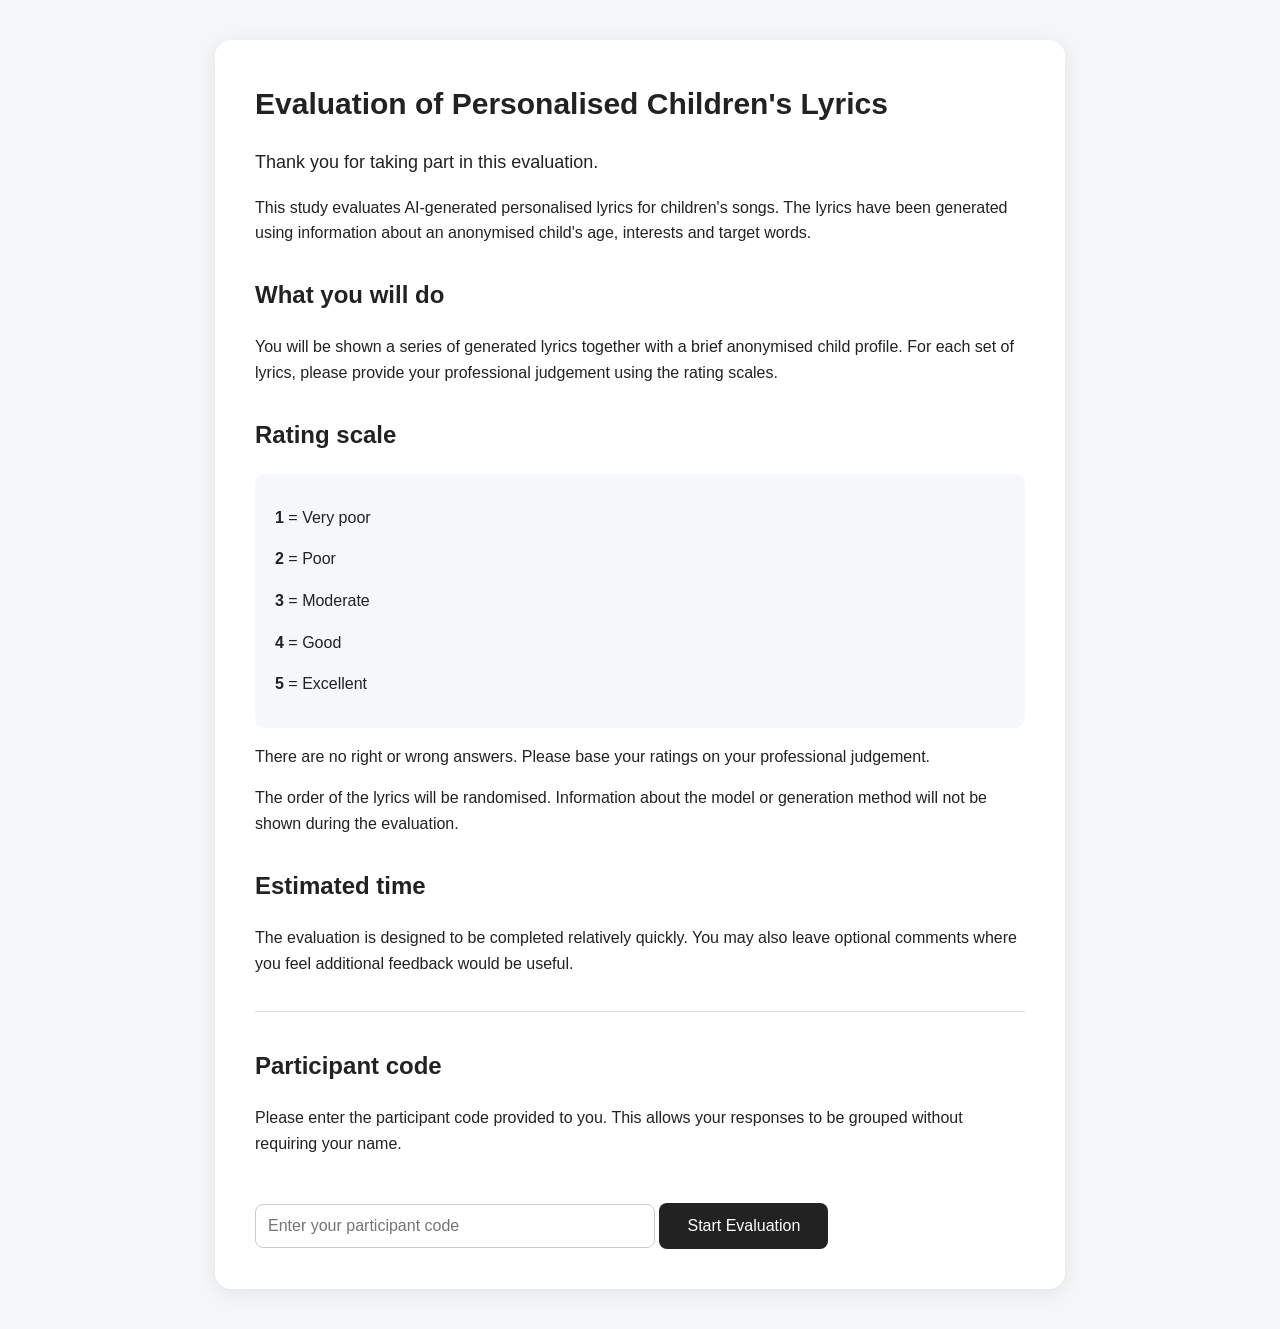
<file: index.html>
<!DOCTYPE html>
<html lang="en">

<head>

    <meta charset="UTF-8">

    <meta name="viewport"
          content="width=device-width, initial-scale=1.0">

    <title>Children's Lyric Evaluation</title>

    <link rel="stylesheet"
          href="style.css">

</head>

<body>

<div class="page">

    <div class="card">

        <h1>
            Evaluation of Personalised Children's Lyrics
        </h1>

        <p class="intro">
            Thank you for taking part in this evaluation.
        </p>

        <p>
            This study evaluates AI-generated personalised
            lyrics for children's songs. The lyrics have been
            generated using information about an anonymised
            child's age, interests and target words.
        </p>

        <h2>What you will do</h2>

        <p>
            You will be shown a series of generated lyrics
            together with a brief anonymised child profile.
            For each set of lyrics, please provide your
            professional judgement using the rating scales.
        </p>

        <h2>Rating scale</h2>

        <div class="scale-box">

            <p>
                <strong>1</strong> = Very poor
            </p>

            <p>
                <strong>2</strong> = Poor
            </p>

            <p>
                <strong>3</strong> = Moderate
            </p>

            <p>
                <strong>4</strong> = Good
            </p>

            <p>
                <strong>5</strong> = Excellent
            </p>

        </div>

        <p>
            There are no right or wrong answers. Please base
            your ratings on your professional judgement.
        </p>

        <p>
            The order of the lyrics will be randomised.
            Information about the model or generation method
            will not be shown during the evaluation.
        </p>

        <h2>Estimated time</h2>

        <p>
            The evaluation is designed to be completed
            relatively quickly. You may also leave optional
            comments where you feel additional feedback would
            be useful.
        </p>

        <hr>

        <h2>Participant code</h2>

        <p>
            Please enter the participant code provided to you.
            This allows your responses to be grouped without
            requiring your name.
        </p>

        <input
            type="text"
            id="participantCode"
            class="text-input"
            placeholder="Enter your participant code"
            maxlength="50"
        >

        <p id="codeError"
           class="error hidden">

            Please enter your participant code.

        </p>

        <button
            onclick="startEvaluation()"
            class="primary-button">

            Start Evaluation

        </button>

    </div>

</div>

<script>

function startEvaluation() {

    const code =
        document.getElementById(
            "participantCode"
        ).value.trim();

    if (!code) {

        document
            .getElementById("codeError")
            .classList.remove("hidden");

        return;
    }

    localStorage.setItem(
        "participantCode",
        code
    );

    window.location.href =
        "evaluation.html";
}

</script>

</body>

</html>
</file>
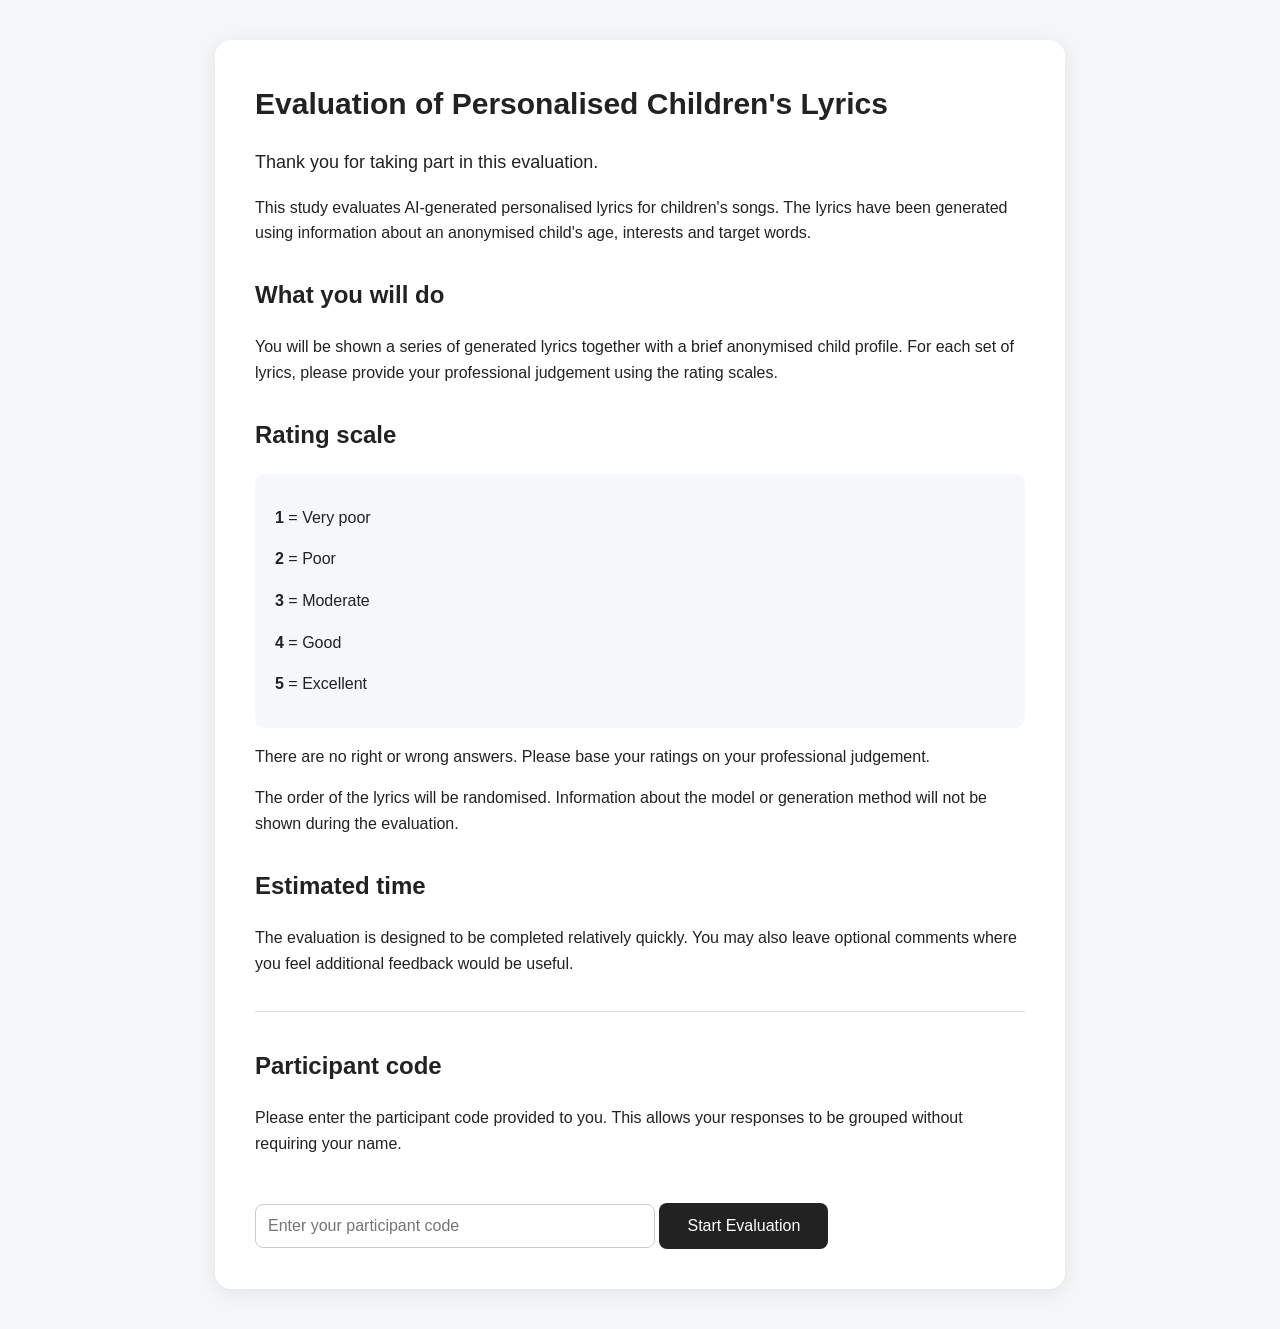
<file: evaluation.html>
<!DOCTYPE html>
<html lang="en">

<head>

    <meta charset="UTF-8">

    <meta name="viewport"
          content="width=device-width, initial-scale=1.0">

    <title>Lyric Evaluation</title>

    <link rel="stylesheet"
          href="style.css">

</head>

<body>

<div class="page">

    <div class="evaluation-container">

        <div class="top-bar">

            <span id="progress">
                Evaluation 1 of 1
            </span>

        </div>


        <div class="card">

            <h1>
                Evaluate the Lyrics
            </h1>


            <!-- CHILD PROFILE -->

            <section class="profile-section">

                <h2>
                    Child Profile
                </h2>

                <div class="profile-grid">

                    <div class="profile-item">

                        <span class="profile-label">
                            Age
                        </span>

                        <span id="childAge">
                            —
                        </span>

                    </div>


                    <div class="profile-item">

                        <span class="profile-label">
                            Interests
                        </span>

                        <span id="childInterests">
                            —
                        </span>

                    </div>


                    <div class="profile-item">

                        <span class="profile-label">
                            Target Words
                        </span>

                        <span id="targetWords">
                            —
                        </span>

                    </div>

                </div>

                <!-- TARGET WORD / DISFLUENCY MAPPING -->
                <div class="target-disfluency-section">
                    <h3>Target Words and Disfluency Types</h3>
                    <div id="targetDisfluencies" aria-live="polite">
                        <p class="question-help">—</p>
                    </div>
                </div>

            </section>


            <!-- LYRICS -->

            <section class="lyrics-section">

                <h2>
                    Generated Lyrics
                </h2>

                <div id="lyrics"
                     class="lyrics-box">
                </div>

            </section>


            <!-- QUESTIONS -->

            <form id="evaluationForm">

                <h2>
                    Your Evaluation
                </h2>

                <p class="instruction">

                    Please rate each aspect from
                    1 (Very poor) to 5 (Excellent).

                </p>


                <!-- AGE -->

                <div class="question">

                    <label>
                        1. Age appropriateness
                    </label>

                    <p class="question-help">
                        How appropriate are the lyrics for
                        the child's age?
                    </p>

                    <div class="rating-scale">

                        <label>
                            <input
                                type="radio"
                                name="age_appropriateness"
                                value="1"
                                required>
                            <span>1</span>
                        </label>

                        <label>
                            <input
                                type="radio"
                                name="age_appropriateness"
                                value="2">
                            <span>2</span>
                        </label>

                        <label>
                            <input
                                type="radio"
                                name="age_appropriateness"
                                value="3">
                            <span>3</span>
                        </label>

                        <label>
                            <input
                                type="radio"
                                name="age_appropriateness"
                                value="4">
                            <span>4</span>
                        </label>

                        <label>
                            <input
                                type="radio"
                                name="age_appropriateness"
                                value="5">
                            <span>5</span>
                        </label>

                    </div>

                </div>


                <!-- SIMPLICITY -->

                <div class="question">

                    <label>
                        2. Linguistic simplicity
                    </label>

                    <p class="question-help">
                        How appropriate is the language in
                        terms of simplicity and accessibility
                        for the child?
                    </p>

                    <div class="rating-scale">

                        <label>
                            <input type="radio"
                                   name="linguistic_simplicity"
                                   value="1"
                                   required>
                            <span>1</span>
                        </label>

                        <label>
                            <input type="radio"
                                   name="linguistic_simplicity"
                                   value="2">
                            <span>2</span>
                        </label>

                        <label>
                            <input type="radio"
                                   name="linguistic_simplicity"
                                   value="3">
                            <span>3</span>
                        </label>

                        <label>
                            <input type="radio"
                                   name="linguistic_simplicity"
                                   value="4">
                            <span>4</span>
                        </label>

                        <label>
                            <input type="radio"
                                   name="linguistic_simplicity"
                                   value="5">
                            <span>5</span>
                        </label>

                    </div>

                </div>


                <!-- PERSONALISATION -->

                <div class="question">

                    <label>
                        3. Personalisation
                    </label>

                    <p class="question-help">
                        How well do the lyrics reflect the
                        individual child and their profile?
                    </p>

                    <div class="rating-scale">

                        <label>
                            <input type="radio"
                                   name="personalisation"
                                   value="1"
                                   required>
                            <span>1</span>
                        </label>

                        <label>
                            <input type="radio"
                                   name="personalisation"
                                   value="2">
                            <span>2</span>
                        </label>

                        <label>
                            <input type="radio"
                                   name="personalisation"
                                   value="3">
                            <span>3</span>
                        </label>

                        <label>
                            <input type="radio"
                                   name="personalisation"
                                   value="4">
                            <span>4</span>
                        </label>

                        <label>
                            <input type="radio"
                                   name="personalisation"
                                   value="5">
                            <span>5</span>
                        </label>

                    </div>

                </div>


                <!-- TARGET WORDS -->

                <div class="question">

                    <label>
                        4. Target-word integration
                    </label>

                    <p class="question-help">
                        How naturally and appropriately are
                        the target words incorporated?
                    </p>

                    <div class="rating-scale">

                        <label>
                            <input type="radio"
                                   name="target_word_integration"
                                   value="1"
                                   required>
                            <span>1</span>
                        </label>

                        <label>
                            <input type="radio"
                                   name="target_word_integration"
                                   value="2">
                            <span>2</span>
                        </label>

                        <label>
                            <input type="radio"
                                   name="target_word_integration"
                                   value="3">
                            <span>3</span>
                        </label>

                        <label>
                            <input type="radio"
                                   name="target_word_integration"
                                   value="4">
                            <span>4</span>
                        </label>

                        <label>
                            <input type="radio"
                                   name="target_word_integration"
                                   value="5">
                            <span>5</span>
                        </label>

                    </div>

                </div>


                <!-- NATURALNESS -->

                <div class="question">

                    <label>
                        5. Naturalness
                    </label>

                    <p class="question-help">
                        How natural and fluent do the lyrics
                        sound as children's song lyrics?
                    </p>

                    <div class="rating-scale">

                        <label>
                            <input type="radio"
                                   name="naturalness"
                                   value="1"
                                   required>
                            <span>1</span>
                        </label>

                        <label>
                            <input type="radio"
                                   name="naturalness"
                                   value="2">
                            <span>2</span>
                        </label>

                        <label>
                            <input type="radio"
                                   name="naturalness"
                                   value="3">
                            <span>3</span>
                        </label>

                        <label>
                            <input type="radio"
                                   name="naturalness"
                                   value="4">
                            <span>4</span>
                        </label>

                        <label>
                            <input type="radio"
                                   name="naturalness"
                                   value="5">
                            <span>5</span>
                        </label>

                    </div>

                </div>


                <!-- COHERENCE -->

                <div class="question">

                    <label>
                        6. Coherence
                    </label>

                    <p class="question-help">
                        How coherent and understandable is
                        the overall lyric?
                    </p>

                    <div class="rating-scale">

                        <label>
                            <input type="radio"
                                   name="coherence"
                                   value="1"
                                   required>
                            <span>1</span>
                        </label>

                        <label>
                            <input type="radio"
                                   name="coherence"
                                   value="2">
                            <span>2</span>
                        </label>

                        <label>
                            <input type="radio"
                                   name="coherence"
                                   value="3">
                            <span>3</span>
                        </label>

                        <label>
                            <input type="radio"
                                   name="coherence"
                                   value="4">
                            <span>4</span>
                        </label>

                        <label>
                            <input type="radio"
                                   name="coherence"
                                   value="5">
                            <span>5</span>
                        </label>

                    </div>

                </div>


                <!-- CHILDREN'S SONG -->

                <div class="question">

                    <label>
                        7. Children's-song suitability
                    </label>

                    <p class="question-help">
                        How suitable are these lyrics as
                        children's song lyrics?
                    </p>

                    <div class="rating-scale">

                        <label>
                            <input type="radio"
                                   name="children_song_suitability"
                                   value="1"
                                   required>
                            <span>1</span>
                        </label>

                        <label>
                            <input type="radio"
                                   name="children_song_suitability"
                                   value="2">
                            <span>2</span>
                        </label>

                        <label>
                            <input type="radio"
                                   name="children_song_suitability"
                                   value="3">
                            <span>3</span>
                        </label>

                        <label>
                            <input type="radio"
                                   name="children_song_suitability"
                                   value="4">
                            <span>4</span>
                        </label>

                        <label>
                            <input type="radio"
                                   name="children_song_suitability"
                                   value="5">
                            <span>5</span>
                        </label>

                    </div>

                </div>


                <!-- THERAPEUTIC -->

                <div class="question">

                    <label>
                        8. Potential music-therapy usefulness
                    </label>

                    <p class="question-help">
                        How potentially useful could these
                        lyrics be as child-focused
                        music-therapy material?
                    </p>

                    <div class="rating-scale">

                        <label>
                            <input type="radio"
                                   name="therapeutic_usefulness"
                                   value="1"
                                   required>
                            <span>1</span>
                        </label>

                        <label>
                            <input type="radio"
                                   name="therapeutic_usefulness"
                                   value="2">
                            <span>2</span>
                        </label>

                        <label>
                            <input type="radio"
                                   name="therapeutic_usefulness"
                                   value="3">
                            <span>3</span>
                        </label>

                        <label>
                            <input type="radio"
                                   name="therapeutic_usefulness"
                                   value="4">
                            <span>4</span>
                        </label>

                        <label>
                            <input type="radio"
                                   name="therapeutic_usefulness"
                                   value="5">
                            <span>5</span>
                        </label>

                    </div>

                </div>
                <!-- READINESS FOR RMT USE -->

                <div class="question">

                    <label>
                        09. Readiness for RMT use
                    </label>

                    <p class="question-help">
                        How ready are these lyrics for use by a Registered
                        Music Therapist (RMT) in a music-therapy session
                        with this child? Consider how much editing,
                        rewriting or modification would be needed before
                        the lyrics could be used.
                    </p>
                    <p class="question-help">
                        1 = Substantial rewriting required;
                        5 = Ready to use with little or no modification.
                    </p>

                    <div class="rating-scale">

                        <label>
                            <input type="radio"
                                name="rmt_readiness"
                                value="1"
                                required>
                            <span>1</span>
                        </label>

                        <label>
                            <input type="radio"
                                name="rmt_readiness"
                                value="2">
                            <span>2</span>
                        </label>

                        <label>
                            <input type="radio"
                                name="rmt_readiness"
                                value="3">
                            <span>3</span>
                        </label>

                        <label>
                            <input type="radio"
                                name="rmt_readiness"
                                value="4">
                            <span>4</span>
                        </label>

                        <label>
                            <input type="radio"
                                name="rmt_readiness"
                                value="5">
                            <span>5</span>
                        </label>

                    </div>

                    

                </div>

                <!-- OVERALL -->

                <div class="question overall">

                    <label>
                        10. Overall suitability
                    </label>

                    <p class="question-help">
                        Overall, how suitable are these lyrics
                        as personalised children's song material
                        for this child?
                    </p>

                    <div class="rating-scale">

                        <label>
                            <input type="radio"
                                   name="overall_rating"
                                   value="1"
                                   required>
                            <span>1</span>
                        </label>

                        <label>
                            <input type="radio"
                                   name="overall_rating"
                                   value="2">
                            <span>2</span>
                        </label>

                        <label>
                            <input type="radio"
                                   name="overall_rating"
                                   value="3">
                            <span>3</span>
                        </label>

                        <label>
                            <input type="radio"
                                   name="overall_rating"
                                   value="4">
                            <span>4</span>
                        </label>

                        <label>
                            <input type="radio"
                                   name="overall_rating"
                                   value="5">
                            <span>5</span>
                        </label>

                    </div>

                </div>
                


                <!-- COMMENTS -->

                <div class="question">

                    <label>
                        Additional comments
                        <span class="optional">
                            (optional)
                        </span>
                    </label>

                    <textarea
                        id="comments"
                        name="comments"
                        rows="5"
                        placeholder="Please add any comments or observations that you think would be useful."></textarea>

                </div>


                <div id="submitError"
                     class="error hidden">

                    Please complete all required ratings.

                </div>


                <button
                    type="submit"
                    class="primary-button">

                    Submit & Continue

                </button>

            </form>

        </div>

    </div>

</div>


<script src="disfluency-matching.js"></script>
<script src="evaluation.js"></script>

</body>

</html>
</file>
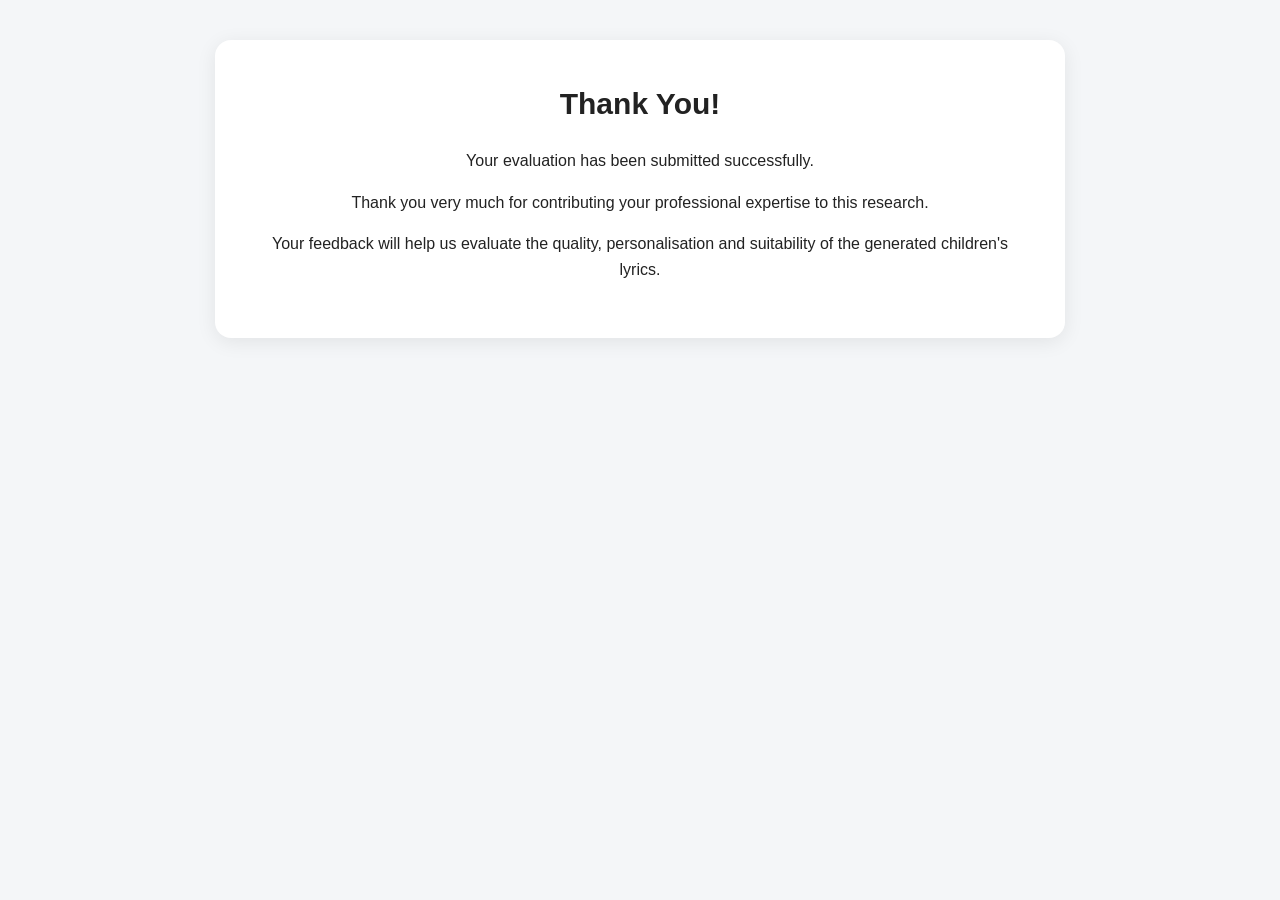
<file: thankyou.html>
<!DOCTYPE html>
<html lang="en">

<head>

    <meta charset="UTF-8">

    <meta name="viewport"
          content="width=device-width, initial-scale=1.0">

    <title>Thank You</title>

    <link rel="stylesheet"
          href="style.css">

</head>

<body>

<div class="page">

    <div class="card thank-you">

        <h1>
            Thank You!
        </h1>

        <p>
            Your evaluation has been submitted successfully.
        </p>

        <p>
            Thank you very much for contributing your
            professional expertise to this research.
        </p>

        <p>
            Your feedback will help us evaluate the quality,
            personalisation and suitability of the generated
            children's lyrics.
        </p>

    </div>

</div>

</body>

</html>
</file>
<file: style.css>
* {
    box-sizing: border-box;
}

body {

    margin: 0;

    font-family:
        -apple-system,
        BlinkMacSystemFont,
        "Segoe UI",
        Arial,
        sans-serif;

    background: #f4f6f8;

    color: #222;

    line-height: 1.6;
}


.page {

    min-height: 100vh;

    padding: 40px 20px;

}


.card {

    max-width: 850px;

    margin: 0 auto;

    background: white;

    padding: 40px;

    border-radius: 16px;

    box-shadow:
        0 4px 20px rgba(0, 0, 0, 0.08);

}


.evaluation-container {

    max-width: 900px;

    margin: auto;

}


.top-bar {

    max-width: 850px;

    margin: 0 auto 15px;

    color: #666;

    font-size: 14px;

}


h1 {

    font-size: 30px;

    margin-top: 0;

}


h2 {

    margin-top: 30px;

}


.intro {

    font-size: 18px;

}


.scale-box {

    background: #f5f7fa;

    padding: 15px 20px;

    border-radius: 10px;

}


.profile-section {

    background: #f7f8fa;

    padding: 20px;

    border-radius: 12px;

    margin-top: 25px;

}


.profile-grid {

    display: grid;

    grid-template-columns:
        repeat(3, 1fr);

    gap: 15px;

}


.profile-item {

    display: flex;

    flex-direction: column;

}


.profile-label {

    font-size: 13px;

    color: #666;

    margin-bottom: 5px;

}


.lyrics-section {

    margin-top: 30px;

}


.lyrics-box {

    background: #fffdf5;

    border: 1px solid #e6dfc9;

    padding: 30px;

    border-radius: 12px;

    font-size: 19px;

    line-height: 2;

}


.instruction {

    color: #555;

}


.question {

    padding: 25px 0;

    border-bottom: 1px solid #e5e5e5;

}


.question > label {

    font-size: 17px;

    font-weight: 600;

}


.question-help {

    color: #666;

    margin: 8px 0 15px;

}


.rating-scale {

    display: flex;

    gap: 15px;

}


.rating-scale label {

    display: flex;

    flex-direction: column;

    align-items: center;

    gap: 6px;

    cursor: pointer;

}


.rating-scale input {

    width: 20px;

    height: 20px;

}


.overall {

    background: #f7f8fa;

    padding: 25px;

    border-radius: 10px;

    margin-top: 25px;

}


textarea {

    width: 100%;

    padding: 12px;

    border: 1px solid #ccc;

    border-radius: 8px;

    resize: vertical;

    font-family: inherit;

    font-size: 15px;

}


.text-input {

    width: 100%;

    max-width: 400px;

    padding: 12px;

    border: 1px solid #ccc;

    border-radius: 8px;

    font-size: 16px;

}


.primary-button {

    margin-top: 30px;

    padding: 14px 28px;

    border: none;

    border-radius: 8px;

    background: #222;

    color: white;

    font-size: 16px;

    cursor: pointer;

}


.primary-button:hover {

    opacity: 0.85;

}


.error {

    color: #b00020;

    margin-top: 10px;

}


.hidden {

    display: none;

}


.optional {

    font-weight: normal;

    color: #777;

    font-size: 14px;

}


.thank-you {

    text-align: center;

}


hr {

    border: none;

    border-top: 1px solid #ddd;

    margin: 35px 0;

}


@media (
    max-width: 700px
) {

    .card {

        padding: 25px;

    }


    .profile-grid {

        grid-template-columns: 1fr;

    }


    .rating-scale {

        justify-content: space-between;

    }

}
</file>
